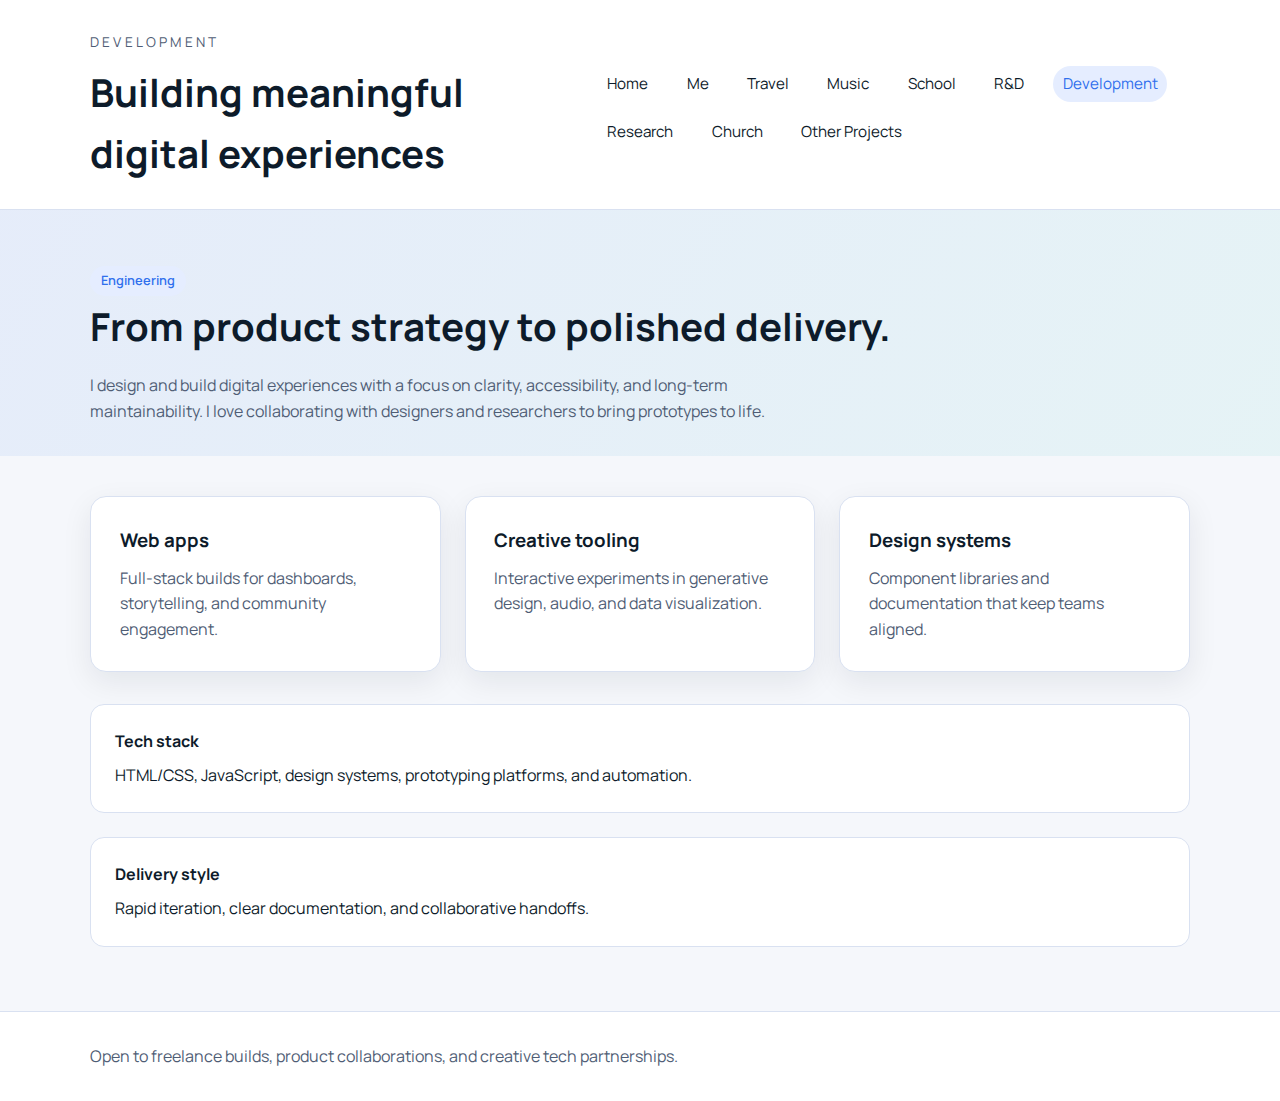
<file: development.html>
<!DOCTYPE html>
<html lang="en">
<head>
  <meta charset="UTF-8" />
  <meta name="viewport" content="width=device-width, initial-scale=1.0" />
  <title>Development | SAM Resume</title>
  <link rel="stylesheet" href="styles.css" />
  <link rel="preconnect" href="https://fonts.googleapis.com" />
  <link rel="preconnect" href="https://fonts.gstatic.com" crossorigin />
  <link href="https://fonts.googleapis.com/css2?family=Manrope:wght@300;400;600;700&display=swap" rel="stylesheet" />
</head>
<body>
  <header class="site-header">
    <div class="container header-content">
      <div>
        <p class="eyebrow">DEVELOPMENT</p>
        <h1>Building meaningful digital experiences</h1>
      </div>
      <nav class="site-nav">
        <a href="index.html">Home</a>
        <a href="me.html">Me</a>
        <a href="travel.html">Travel</a>
        <a href="music.html">Music</a>
        <a href="school.html">School</a>
        <a href="rd.html">R&amp;D</a>
        <a href="development.html" class="active">Development</a>
        <a href="research.html">Research</a>
        <a href="church.html">Church</a>
        <a href="other-projects.html">Other Projects</a>
      </nav>
    </div>
  </header>

  <main>
    <section class="page-hero">
      <div class="container">
        <span class="badge">Engineering</span>
        <h2>From product strategy to polished delivery.</h2>
        <p>
          I design and build digital experiences with a focus on clarity, accessibility,
          and long-term maintainability. I love collaborating with designers and researchers
          to bring prototypes to life.
        </p>
      </div>
    </section>

    <section class="section">
      <div class="container">
        <div class="grid">
          <div class="card">
            <h3>Web apps</h3>
            <p>Full-stack builds for dashboards, storytelling, and community engagement.</p>
          </div>
          <div class="card">
            <h3>Creative tooling</h3>
            <p>Interactive experiments in generative design, audio, and data visualization.</p>
          </div>
          <div class="card">
            <h3>Design systems</h3>
            <p>Component libraries and documentation that keep teams aligned.</p>
          </div>
        </div>

        <div class="timeline">
          <div class="timeline-item">
            <h4>Tech stack</h4>
            <p>HTML/CSS, JavaScript, design systems, prototyping platforms, and automation.</p>
          </div>
          <div class="timeline-item">
            <h4>Delivery style</h4>
            <p>Rapid iteration, clear documentation, and collaborative handoffs.</p>
          </div>
        </div>
      </div>
    </section>
  </main>

  <footer class="site-footer">
    <div class="container">
      <p>Open to freelance builds, product collaborations, and creative tech partnerships.</p>
    </div>
  </footer>
</body>
</html>
</file>
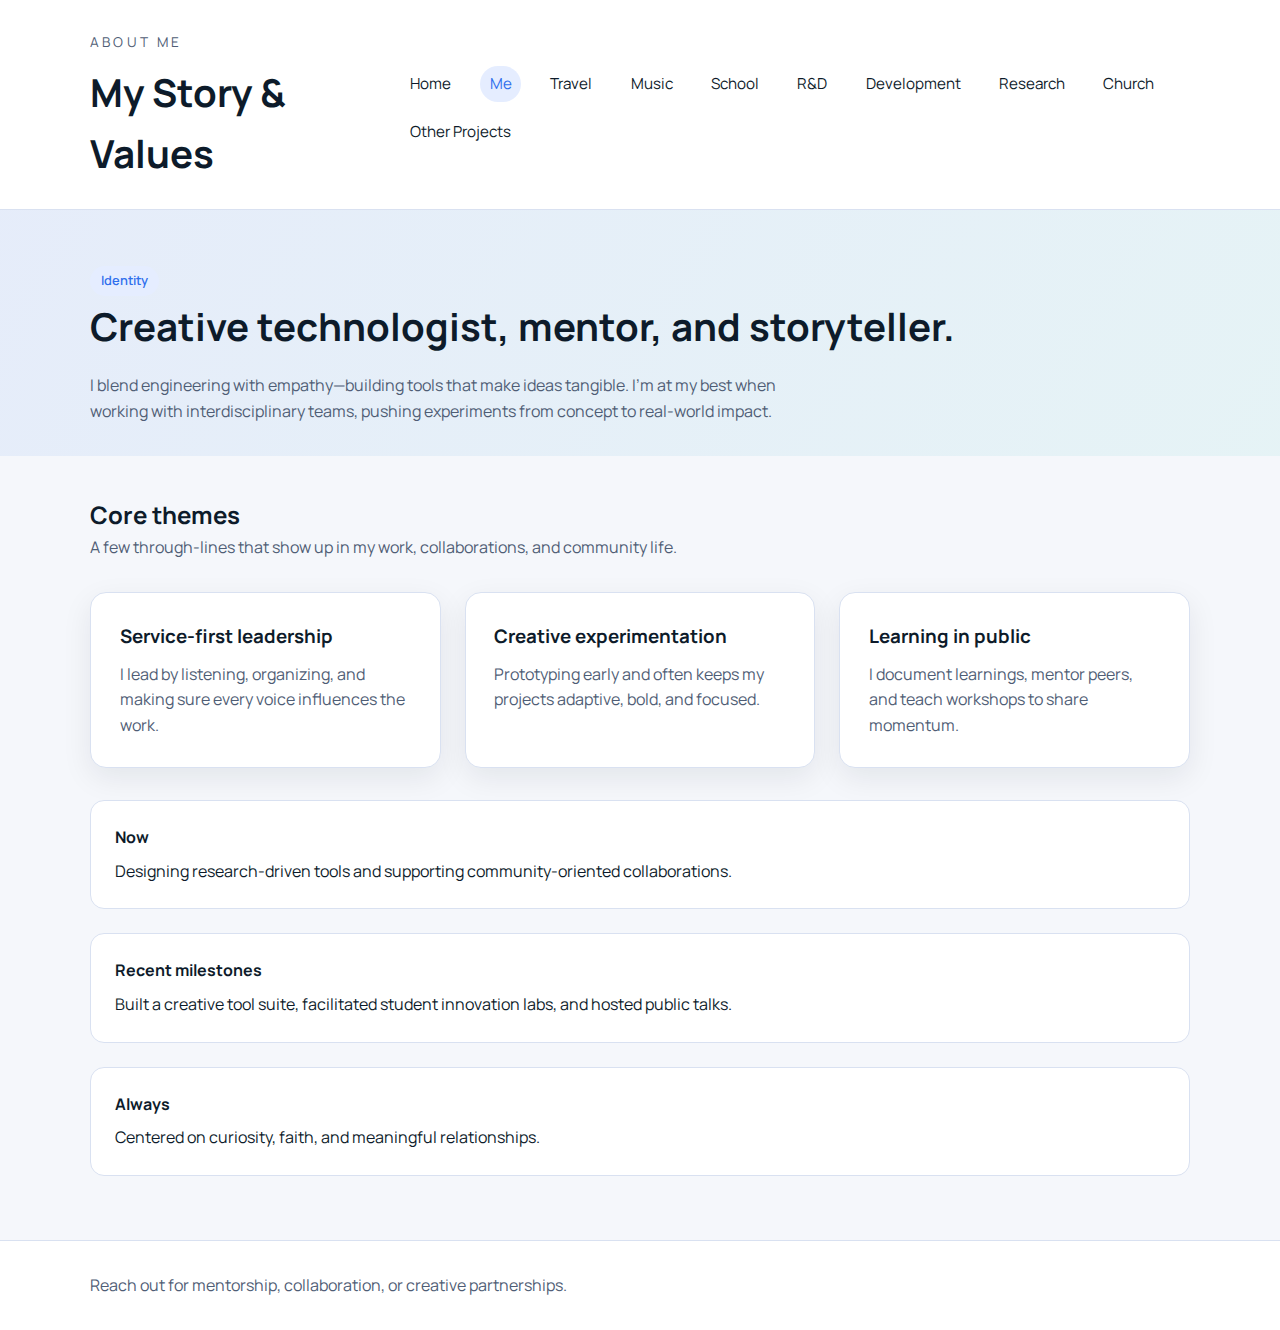
<file: me.html>
<!DOCTYPE html>
<html lang="en">
<head>
  <meta charset="UTF-8" />
  <meta name="viewport" content="width=device-width, initial-scale=1.0" />
  <title>Me | SAM Resume</title>
  <link rel="stylesheet" href="styles.css" />
  <link rel="preconnect" href="https://fonts.googleapis.com" />
  <link rel="preconnect" href="https://fonts.gstatic.com" crossorigin />
  <link href="https://fonts.googleapis.com/css2?family=Manrope:wght@300;400;600;700&display=swap" rel="stylesheet" />
</head>
<body>
  <header class="site-header">
    <div class="container header-content">
      <div>
        <p class="eyebrow">ABOUT ME</p>
        <h1>My Story &amp; Values</h1>
      </div>
      <nav class="site-nav">
        <a href="index.html">Home</a>
        <a href="me.html" class="active">Me</a>
        <a href="travel.html">Travel</a>
        <a href="music.html">Music</a>
        <a href="school.html">School</a>
        <a href="rd.html">R&amp;D</a>
        <a href="development.html">Development</a>
        <a href="research.html">Research</a>
        <a href="church.html">Church</a>
        <a href="other-projects.html">Other Projects</a>
      </nav>
    </div>
  </header>

  <main>
    <section class="page-hero">
      <div class="container">
        <span class="badge">Identity</span>
        <h2>Creative technologist, mentor, and storyteller.</h2>
        <p>
          I blend engineering with empathy—building tools that make ideas tangible. I’m at
          my best when working with interdisciplinary teams, pushing experiments from
          concept to real-world impact.
        </p>
      </div>
    </section>

    <section class="section">
      <div class="container">
        <div class="section-heading">
          <h2>Core themes</h2>
          <p>A few through-lines that show up in my work, collaborations, and community life.</p>
        </div>
        <div class="grid">
          <div class="card">
            <h3>Service-first leadership</h3>
            <p>I lead by listening, organizing, and making sure every voice influences the work.</p>
          </div>
          <div class="card">
            <h3>Creative experimentation</h3>
            <p>Prototyping early and often keeps my projects adaptive, bold, and focused.</p>
          </div>
          <div class="card">
            <h3>Learning in public</h3>
            <p>I document learnings, mentor peers, and teach workshops to share momentum.</p>
          </div>
        </div>

        <div class="timeline">
          <div class="timeline-item">
            <h4>Now</h4>
            <p>Designing research-driven tools and supporting community-oriented collaborations.</p>
          </div>
          <div class="timeline-item">
            <h4>Recent milestones</h4>
            <p>Built a creative tool suite, facilitated student innovation labs, and hosted public talks.</p>
          </div>
          <div class="timeline-item">
            <h4>Always</h4>
            <p>Centered on curiosity, faith, and meaningful relationships.</p>
          </div>
        </div>
      </div>
    </section>
  </main>

  <footer class="site-footer">
    <div class="container">
      <p>Reach out for mentorship, collaboration, or creative partnerships.</p>
    </div>
  </footer>
</body>
</html>
</file>
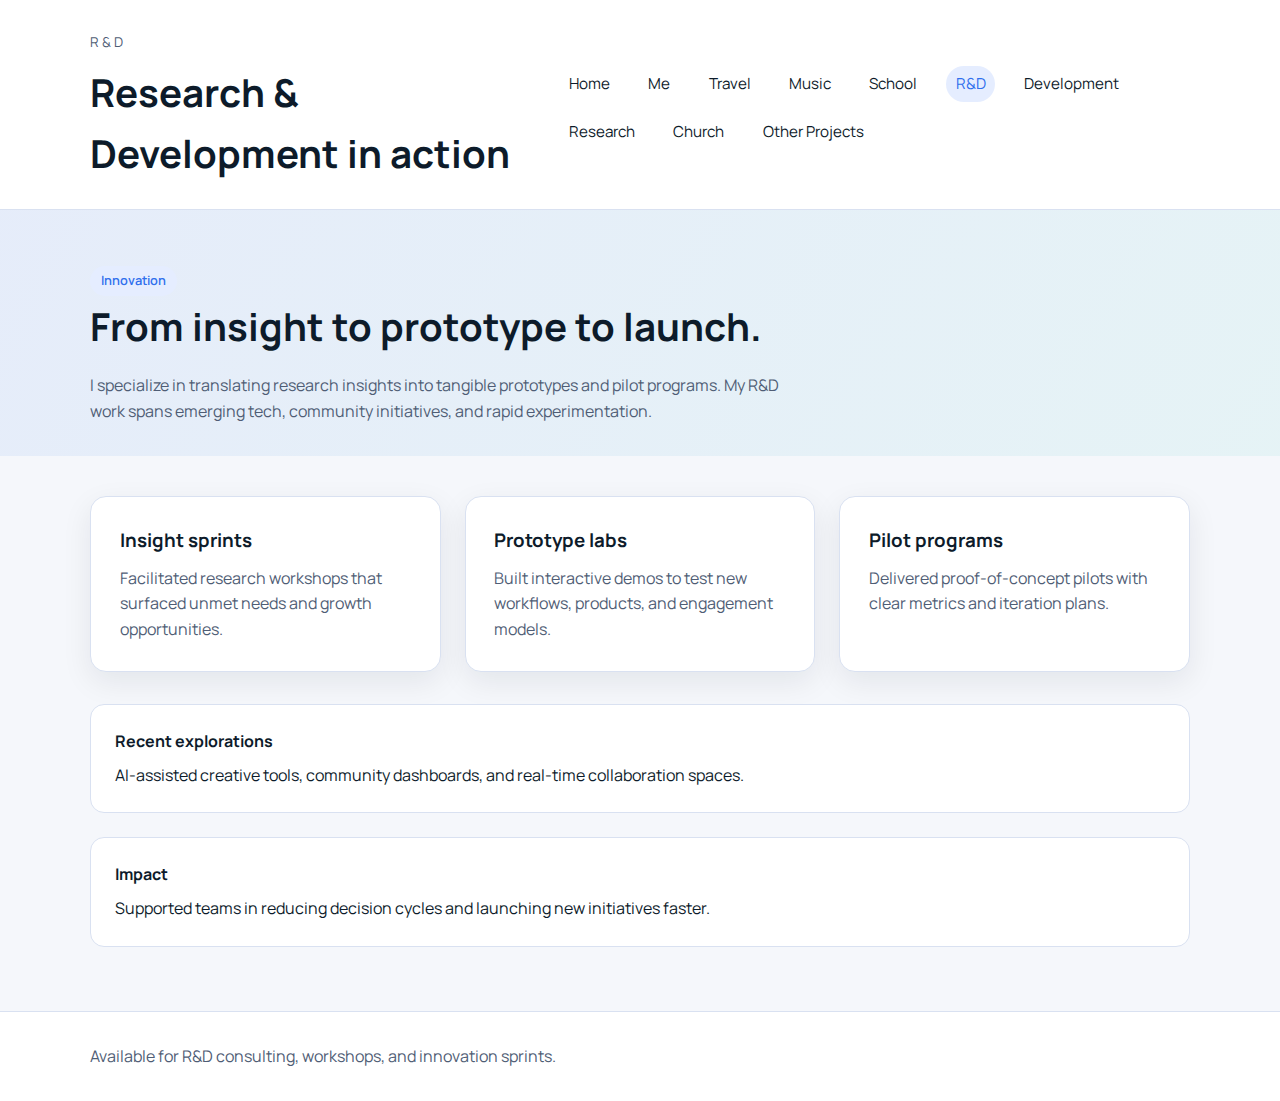
<file: rd.html>
<!DOCTYPE html>
<html lang="en">
<head>
  <meta charset="UTF-8" />
  <meta name="viewport" content="width=device-width, initial-scale=1.0" />
  <title>R&amp;D | SAM Resume</title>
  <link rel="stylesheet" href="styles.css" />
  <link rel="preconnect" href="https://fonts.googleapis.com" />
  <link rel="preconnect" href="https://fonts.gstatic.com" crossorigin />
  <link href="https://fonts.googleapis.com/css2?family=Manrope:wght@300;400;600;700&display=swap" rel="stylesheet" />
</head>
<body>
  <header class="site-header">
    <div class="container header-content">
      <div>
        <p class="eyebrow">R&amp;D</p>
        <h1>Research &amp; Development in action</h1>
      </div>
      <nav class="site-nav">
        <a href="index.html">Home</a>
        <a href="me.html">Me</a>
        <a href="travel.html">Travel</a>
        <a href="music.html">Music</a>
        <a href="school.html">School</a>
        <a href="rd.html" class="active">R&amp;D</a>
        <a href="development.html">Development</a>
        <a href="research.html">Research</a>
        <a href="church.html">Church</a>
        <a href="other-projects.html">Other Projects</a>
      </nav>
    </div>
  </header>

  <main>
    <section class="page-hero">
      <div class="container">
        <span class="badge">Innovation</span>
        <h2>From insight to prototype to launch.</h2>
        <p>
          I specialize in translating research insights into tangible prototypes and pilot programs.
          My R&amp;D work spans emerging tech, community initiatives, and rapid experimentation.
        </p>
      </div>
    </section>

    <section class="section">
      <div class="container">
        <div class="grid">
          <div class="card">
            <h3>Insight sprints</h3>
            <p>Facilitated research workshops that surfaced unmet needs and growth opportunities.</p>
          </div>
          <div class="card">
            <h3>Prototype labs</h3>
            <p>Built interactive demos to test new workflows, products, and engagement models.</p>
          </div>
          <div class="card">
            <h3>Pilot programs</h3>
            <p>Delivered proof-of-concept pilots with clear metrics and iteration plans.</p>
          </div>
        </div>

        <div class="timeline">
          <div class="timeline-item">
            <h4>Recent explorations</h4>
            <p>AI-assisted creative tools, community dashboards, and real-time collaboration spaces.</p>
          </div>
          <div class="timeline-item">
            <h4>Impact</h4>
            <p>Supported teams in reducing decision cycles and launching new initiatives faster.</p>
          </div>
        </div>
      </div>
    </section>
  </main>

  <footer class="site-footer">
    <div class="container">
      <p>Available for R&amp;D consulting, workshops, and innovation sprints.</p>
    </div>
  </footer>
</body>
</html>
</file>
<file: styles.css>
:root {
  color-scheme: light;
  --ink: #0d1b2a;
  --muted: #4f5d75;
  --accent: #2f6fed;
  --accent-soft: #e5edff;
  --surface: #ffffff;
  --surface-alt: #f5f7fb;
  --border: #d9e1f1;
  --shadow: 0 20px 60px rgba(13, 27, 42, 0.1);
}

* {
  box-sizing: border-box;
  margin: 0;
  padding: 0;
}

body {
  font-family: "Manrope", sans-serif;
  color: var(--ink);
  background: var(--surface-alt);
  line-height: 1.6;
}

a {
  color: inherit;
  text-decoration: none;
}

.container {
  width: min(1100px, 90vw);
  margin: 0 auto;
}

.site-header {
  background: var(--surface);
  border-bottom: 1px solid var(--border);
  position: sticky;
  top: 0;
  z-index: 10;
}

.header-content {
  display: flex;
  flex-direction: column;
  gap: 1.5rem;
  padding: 2rem 0 1.5rem;
}

.eyebrow {
  font-size: 0.85rem;
  letter-spacing: 0.2rem;
  text-transform: uppercase;
  color: var(--muted);
  margin-bottom: 0.5rem;
}

.site-header h1 {
  font-size: clamp(1.8rem, 3vw, 2.6rem);
}

.site-nav {
  display: flex;
  flex-wrap: wrap;
  gap: 0.8rem 1.2rem;
  font-size: 0.95rem;
}

.site-nav a {
  padding: 0.35rem 0.6rem;
  border-radius: 999px;
  background: transparent;
  transition: all 0.2s ease;
}

.site-nav a:hover,
.site-nav a.active {
  background: var(--accent-soft);
  color: var(--accent);
}

.hero {
  padding: 4rem 0 3rem;
}

.hero-content {
  display: grid;
  gap: 2rem;
  grid-template-columns: repeat(auto-fit, minmax(280px, 1fr));
  align-items: center;
}

.hero h2 {
  font-size: clamp(2rem, 3.5vw, 3rem);
  margin-bottom: 1rem;
}

.hero p {
  color: var(--muted);
  margin-bottom: 1.5rem;
}

.hero-tags {
  display: flex;
  flex-wrap: wrap;
  gap: 0.75rem;
}

.hero-tags span {
  background: var(--accent-soft);
  color: var(--accent);
  padding: 0.4rem 0.9rem;
  border-radius: 999px;
  font-size: 0.85rem;
  font-weight: 600;
}

.hero-card {
  background: var(--surface);
  padding: 2rem;
  border-radius: 18px;
  box-shadow: var(--shadow);
  border: 1px solid var(--border);
}

.hero-card h3 {
  margin-bottom: 1rem;
}

.hero-card ul {
  list-style: none;
  display: grid;
  gap: 0.7rem;
  margin-bottom: 1.5rem;
  color: var(--muted);
}

.button {
  display: inline-flex;
  align-items: center;
  justify-content: center;
  padding: 0.75rem 1.5rem;
  border-radius: 999px;
  background: var(--accent);
  color: white;
  font-weight: 600;
  transition: transform 0.2s ease, box-shadow 0.2s ease;
}

.button:hover {
  transform: translateY(-2px);
  box-shadow: 0 10px 20px rgba(47, 111, 237, 0.25);
}

.section {
  padding: 2.5rem 0 4rem;
}

.section-heading {
  margin-bottom: 2rem;
}

.section-heading p {
  color: var(--muted);
  max-width: 640px;
}

.compact-heading {
  margin-top: 2.5rem;
}

.link-list {
  list-style: none;
  display: grid;
  gap: 0.75rem;
  margin: 1rem 0 0;
  padding: 0;
}

.link-list a {
  color: var(--accent);
  font-weight: 600;
}

.link-list a:hover {
  text-decoration: underline;
}

.link-grid {
  display: grid;
  gap: 1.5rem;
  margin-top: 1.5rem;
  grid-template-columns: repeat(auto-fit, minmax(240px, 1fr));
}

.grid {
  display: grid;
  grid-template-columns: repeat(auto-fit, minmax(220px, 1fr));
  gap: 1.5rem;
}

.card {
  background: var(--surface);
  padding: 1.8rem;
  border-radius: 16px;
  border: 1px solid var(--border);
  box-shadow: 0 10px 30px rgba(15, 23, 42, 0.08);
  transition: transform 0.2s ease, box-shadow 0.2s ease;
}

.card:hover {
  transform: translateY(-4px);
  box-shadow: 0 18px 40px rgba(15, 23, 42, 0.12);
}

.card h3 {
  margin-bottom: 0.6rem;
}

.card p {
  color: var(--muted);
}

.photo-grid {
  display: grid;
  gap: 1.5rem;
  grid-template-columns: repeat(auto-fit, minmax(220px, 1fr));
}

.photo-grid img {
  width: 100%;
  height: auto;
  border-radius: 16px;
  box-shadow: 0 12px 30px rgba(15, 23, 42, 0.12);
  border: 1px solid var(--border);
}

.page-hero {
  padding: 3.5rem 0 2rem;
  background: linear-gradient(120deg, rgba(47, 111, 237, 0.08), rgba(46, 196, 182, 0.08));
}

.page-hero h2 {
  font-size: clamp(2rem, 3vw, 2.7rem);
  margin-bottom: 1rem;
}

.page-hero p {
  color: var(--muted);
  max-width: 700px;
}

.timeline {
  display: grid;
  gap: 1.5rem;
  margin-top: 2rem;
}

.timeline-item {
  background: var(--surface);
  padding: 1.5rem;
  border-radius: 14px;
  border: 1px solid var(--border);
}

.timeline-item h4 {
  margin-bottom: 0.5rem;
}

.badge {
  display: inline-flex;
  align-items: center;
  gap: 0.4rem;
  background: var(--accent-soft);
  color: var(--accent);
  padding: 0.3rem 0.7rem;
  border-radius: 999px;
  font-size: 0.8rem;
  font-weight: 600;
}

.site-footer {
  border-top: 1px solid var(--border);
  background: var(--surface);
  padding: 2rem 0;
  color: var(--muted);
}

@media (min-width: 900px) {
  .header-content {
    flex-direction: row;
    justify-content: space-between;
    align-items: center;
  }
}
</file>
